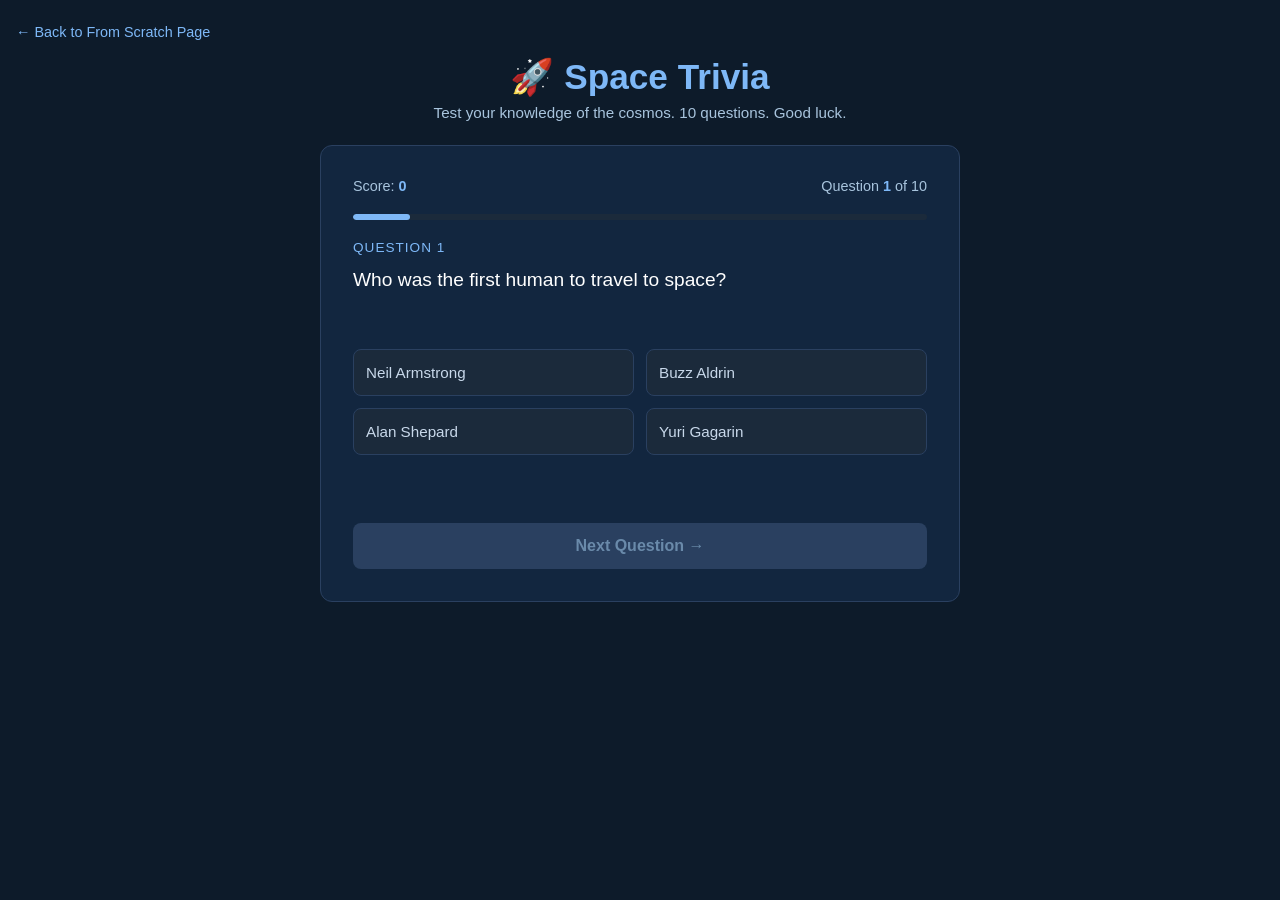
<file: app.html>
<!DOCTYPE html>
<html lang="en">
<head>
  <meta charset="UTF-8" />
  <meta name="viewport" content="width=device-width, initial-scale=1.0" />
  <title>Space Trivia</title>
  <style>
    * { box-sizing: border-box; margin: 0; padding: 0; }

    body {
      background-color: #0d1b2a;
      color: #e0e6f0;
      font-family: 'Arial', sans-serif;
      min-height: 100vh;
      display: flex;
      flex-direction: column;
      align-items: center;
      justify-content: flex-start;
      padding: 24px 16px;
    }

    header {
      text-align: center;
      margin-bottom: 24px;
    }

    header h1 {
      font-size: 2.2rem;
      color: #7eb8f7;
      margin-bottom: 6px;
    }

    header p {
      color: #a8c4dd;
      font-size: 0.95rem;
    }

    #back-link {
      align-self: flex-start;
      color: #7eb8f7;
      text-decoration: none;
      font-size: 0.9rem;
      margin-bottom: 16px;
    }

    #back-link:hover { text-decoration: underline; }

    #game-container {
      background: #12263f;
      border: 1px solid #2a4060;
      border-radius: 12px;
      padding: 32px;
      max-width: 640px;
      width: 100%;
    }

    #score-bar {
      display: flex;
      justify-content: space-between;
      font-size: 0.9rem;
      color: #a8c4dd;
      margin-bottom: 20px;
    }

    #score-bar span { font-weight: bold; color: #7eb8f7; }

    #question-number {
      font-size: 0.85rem;
      color: #7eb8f7;
      text-transform: uppercase;
      letter-spacing: 1px;
      margin-bottom: 10px;
    }

    #question-text {
      font-size: 1.2rem;
      color: #ffffff;
      line-height: 1.6;
      margin-bottom: 24px;
      min-height: 60px;
    }

    #options-grid {
      display: grid;
      grid-template-columns: 1fr 1fr;
      gap: 12px;
      margin-bottom: 24px;
    }

    .option-btn {
      background: #1b2a3b;
      border: 1px solid #2a4060;
      border-radius: 8px;
      color: #c8d8ea;
      cursor: pointer;
      font-size: 0.95rem;
      padding: 14px 12px;
      text-align: left;
      transition: background 0.15s, border-color 0.15s;
    }

    .option-btn:hover:not(:disabled) {
      background: #22384f;
      border-color: #7eb8f7;
      color: #ffffff;
    }

    .option-btn.correct {
      background: #143d2e;
      border-color: #4caf87;
      color: #4caf87;
    }

    .option-btn.wrong {
      background: #3d1414;
      border-color: #c0504a;
      color: #c0504a;
    }

    .option-btn:disabled { cursor: default; }

    #feedback {
      min-height: 28px;
      font-size: 1rem;
      font-weight: bold;
      text-align: center;
      margin-bottom: 16px;
      color: #ffffff;
    }

    #next-btn {
      display: block;
      width: 100%;
      background: #7eb8f7;
      border: none;
      border-radius: 8px;
      color: #0d1b2a;
      cursor: pointer;
      font-size: 1rem;
      font-weight: bold;
      padding: 14px;
      transition: background 0.15s;
    }

    #next-btn:hover { background: #aed0fa; }
    #next-btn:disabled { background: #2a4060; color: #6a8aaa; cursor: default; }

    #results-screen {
      display: none;
      text-align: center;
    }

    #results-screen h2 {
      font-size: 1.8rem;
      color: #7eb8f7;
      margin-bottom: 12px;
    }

    #final-score {
      font-size: 3rem;
      font-weight: bold;
      color: #ffffff;
      margin: 16px 0;
    }

    #result-message {
      color: #a8c4dd;
      margin-bottom: 28px;
      font-size: 1rem;
    }

    #restart-btn {
      background: #7eb8f7;
      border: none;
      border-radius: 8px;
      color: #0d1b2a;
      cursor: pointer;
      font-size: 1rem;
      font-weight: bold;
      padding: 14px 40px;
    }

    #restart-btn:hover { background: #aed0fa; }

    #progress-bar-wrap {
      background: #1b2a3b;
      border-radius: 4px;
      height: 6px;
      margin-bottom: 20px;
      overflow: hidden;
    }

    #progress-bar {
      background: #7eb8f7;
      height: 100%;
      border-radius: 4px;
      transition: width 0.3s;
    }
  </style>
</head>
<body>

  <a href="fromscratch.html" id="back-link">← Back to From Scratch Page</a>

  <header>
    <h1>🚀 Space Trivia</h1>
    <p>Test your knowledge of the cosmos. 10 questions. Good luck.</p>
  </header>

  <div id="game-container">

    <!-- Quiz screen -->
    <div id="quiz-screen">
      <div id="score-bar">
        <div>Score: <span id="current-score">0</span></div>
        <div>Question <span id="q-counter">1</span> of 10</div>
      </div>
      <div id="progress-bar-wrap">
        <div id="progress-bar" style="width: 10%;"></div>
      </div>
      <div id="question-number">Question 1</div>
      <div id="question-text">Loading question...</div>
      <div id="options-grid">
        <button class="option-btn" id="opt0"></button>
        <button class="option-btn" id="opt1"></button>
        <button class="option-btn" id="opt2"></button>
        <button class="option-btn" id="opt3"></button>
      </div>
      <div id="feedback"></div>
      <button id="next-btn" disabled>Next Question →</button>
    </div>

    <!-- Results screen -->
    <div id="results-screen">
      <h2>Game Over!</h2>
      <div id="final-score"></div>
      <div id="result-message"></div>
      <button id="restart-btn" onclick="startGame()">Play Again</button>
    </div>

  </div>

  <script>
    const questions = [
      {
        q: "What is the largest planet in our solar system?",
        options: ["Saturn", "Jupiter", "Neptune", "Uranus"],
        answer: 1
      },
      {
        q: "How long does it take light from the Sun to reach Earth?",
        options: ["8 seconds", "8 minutes", "8 hours", "8 days"],
        answer: 1
      },
      {
        q: "Which space agency landed humans on the Moon first?",
        options: ["ESA", "Roscosmos", "NASA", "JAXA"],
        answer: 2
      },
      {
        q: "What is the name of the first artificial satellite launched into space?",
        options: ["Explorer 1", "Vostok 1", "Sputnik 1", "Luna 1"],
        answer: 2
      },
      {
        q: "Which planet is known as the Red Planet?",
        options: ["Venus", "Mars", "Mercury", "Pluto"],
        answer: 1
      },
      {
        q: "What is the approximate age of the universe?",
        options: ["4.5 billion years", "10 billion years", "13.8 billion years", "20 billion years"],
        answer: 2
      },
      {
        q: "Who was the first human to travel to space?",
        options: ["Neil Armstrong", "Buzz Aldrin", "Alan Shepard", "Yuri Gagarin"],
        answer: 3
      },
      {
        q: "What is the name of the galaxy that contains our solar system?",
        options: ["Andromeda", "Triangulum", "The Milky Way", "Centaurus A"],
        answer: 2
      },
      {
        q: "Which planet has the most moons?",
        options: ["Jupiter", "Saturn", "Uranus", "Neptune"],
        answer: 1
      },
      {
        q: "What force keeps planets in orbit around the Sun?",
        options: ["Magnetism", "Nuclear force", "Gravity", "Friction"],
        answer: 2
      }
    ];

    let currentQ = 0;
    let score = 0;
    let answered = false;
    let shuffled = [];

    function shuffle(arr) {
      return [...arr].sort(() => Math.random() - 0.5);
    }

    function startGame() {
      currentQ = 0;
      score = 0;
      answered = false;
      shuffled = shuffle(questions);
      document.getElementById('results-screen').style.display = 'none';
      document.getElementById('quiz-screen').style.display = 'block';
      loadQuestion();
    }

    function loadQuestion() {
      const q = shuffled[currentQ];
      answered = false;

      document.getElementById('question-number').textContent = 'Question ' + (currentQ + 1);
      document.getElementById('question-text').textContent = q.q;
      document.getElementById('q-counter').textContent = currentQ + 1;
      document.getElementById('current-score').textContent = score;
      document.getElementById('feedback').textContent = '';
      document.getElementById('next-btn').disabled = true;
      document.getElementById('progress-bar').style.width = ((currentQ + 1) / 10 * 100) + '%';

      const opts = document.querySelectorAll('.option-btn');
      opts.forEach((btn, i) => {
        btn.textContent = q.options[i];
        btn.className = 'option-btn';
        btn.disabled = false;
        btn.onclick = () => selectAnswer(i);
      });
    }

    function selectAnswer(index) {
      if (answered) return;
      answered = true;

      const q = shuffled[currentQ];
      const opts = document.querySelectorAll('.option-btn');
      opts.forEach(btn => btn.disabled = true);

      if (index === q.answer) {
        score++;
        opts[index].classList.add('correct');
        document.getElementById('feedback').textContent = '✓ Correct!';
        document.getElementById('feedback').style.color = '#4caf87';
      } else {
        opts[index].classList.add('wrong');
        opts[q.answer].classList.add('correct');
        document.getElementById('feedback').textContent = '✗ Wrong — the answer was: ' + q.options[q.answer];
        document.getElementById('feedback').style.color = '#c0504a';
      }

      document.getElementById('current-score').textContent = score;
      document.getElementById('next-btn').disabled = false;

      if (currentQ === 9) {
        document.getElementById('next-btn').textContent = 'See Results';
      }
    }

    document.getElementById('next-btn').addEventListener('click', () => {
      currentQ++;
      if (currentQ >= 10) {
        showResults();
      } else {
        document.getElementById('next-btn').textContent = 'Next Question →';
        loadQuestion();
      }
    });

    function showResults() {
      document.getElementById('quiz-screen').style.display = 'none';
      document.getElementById('results-screen').style.display = 'block';
      document.getElementById('final-score').textContent = score + ' / 10';

      let msg = '';
      if (score === 10) msg = 'Perfect score! You are a space genius.';
      else if (score >= 7) msg = 'Great job! You really know your cosmos.';
      else if (score >= 4) msg = 'Not bad! A bit more stargazing and you\'ll ace it.';
      else msg = 'Keep exploring — the universe has more to teach you!';

      document.getElementById('result-message').textContent = msg;
    }

    startGame();
  </script>

</body>
</html>
</file>
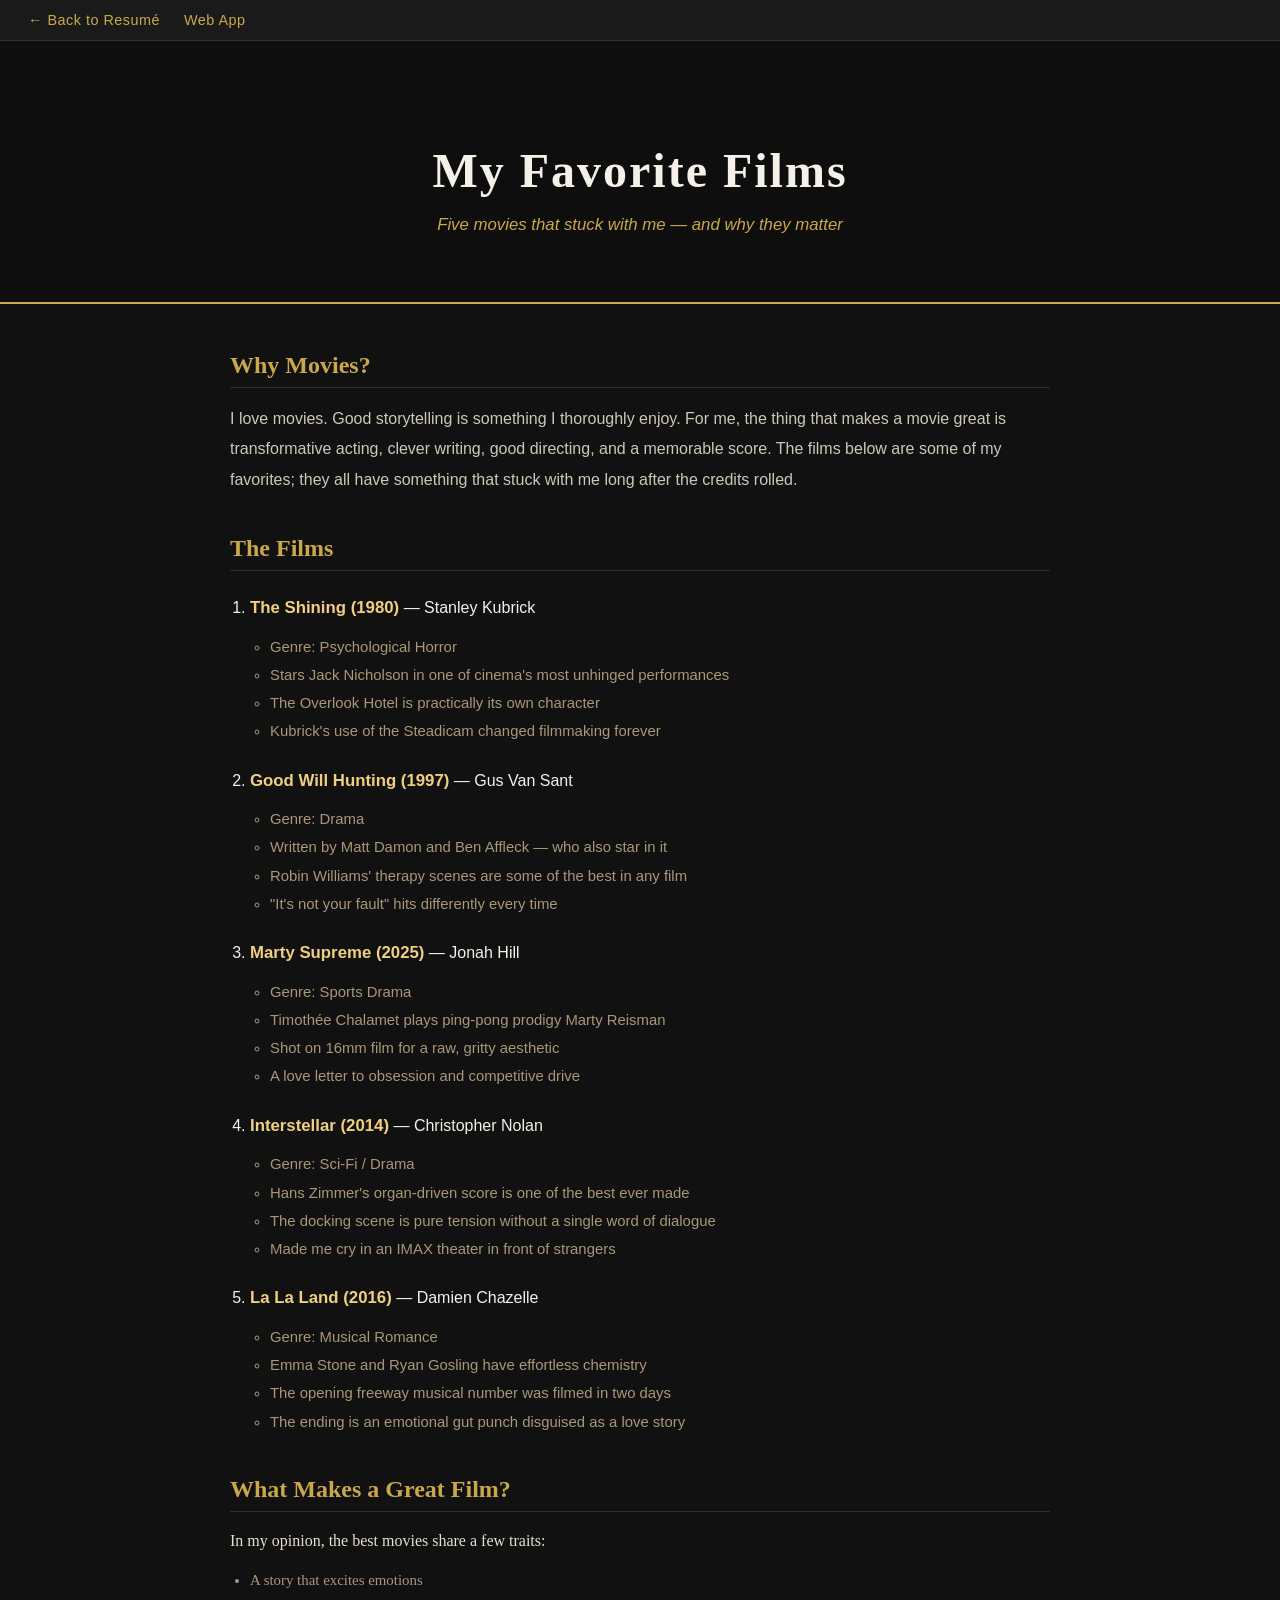
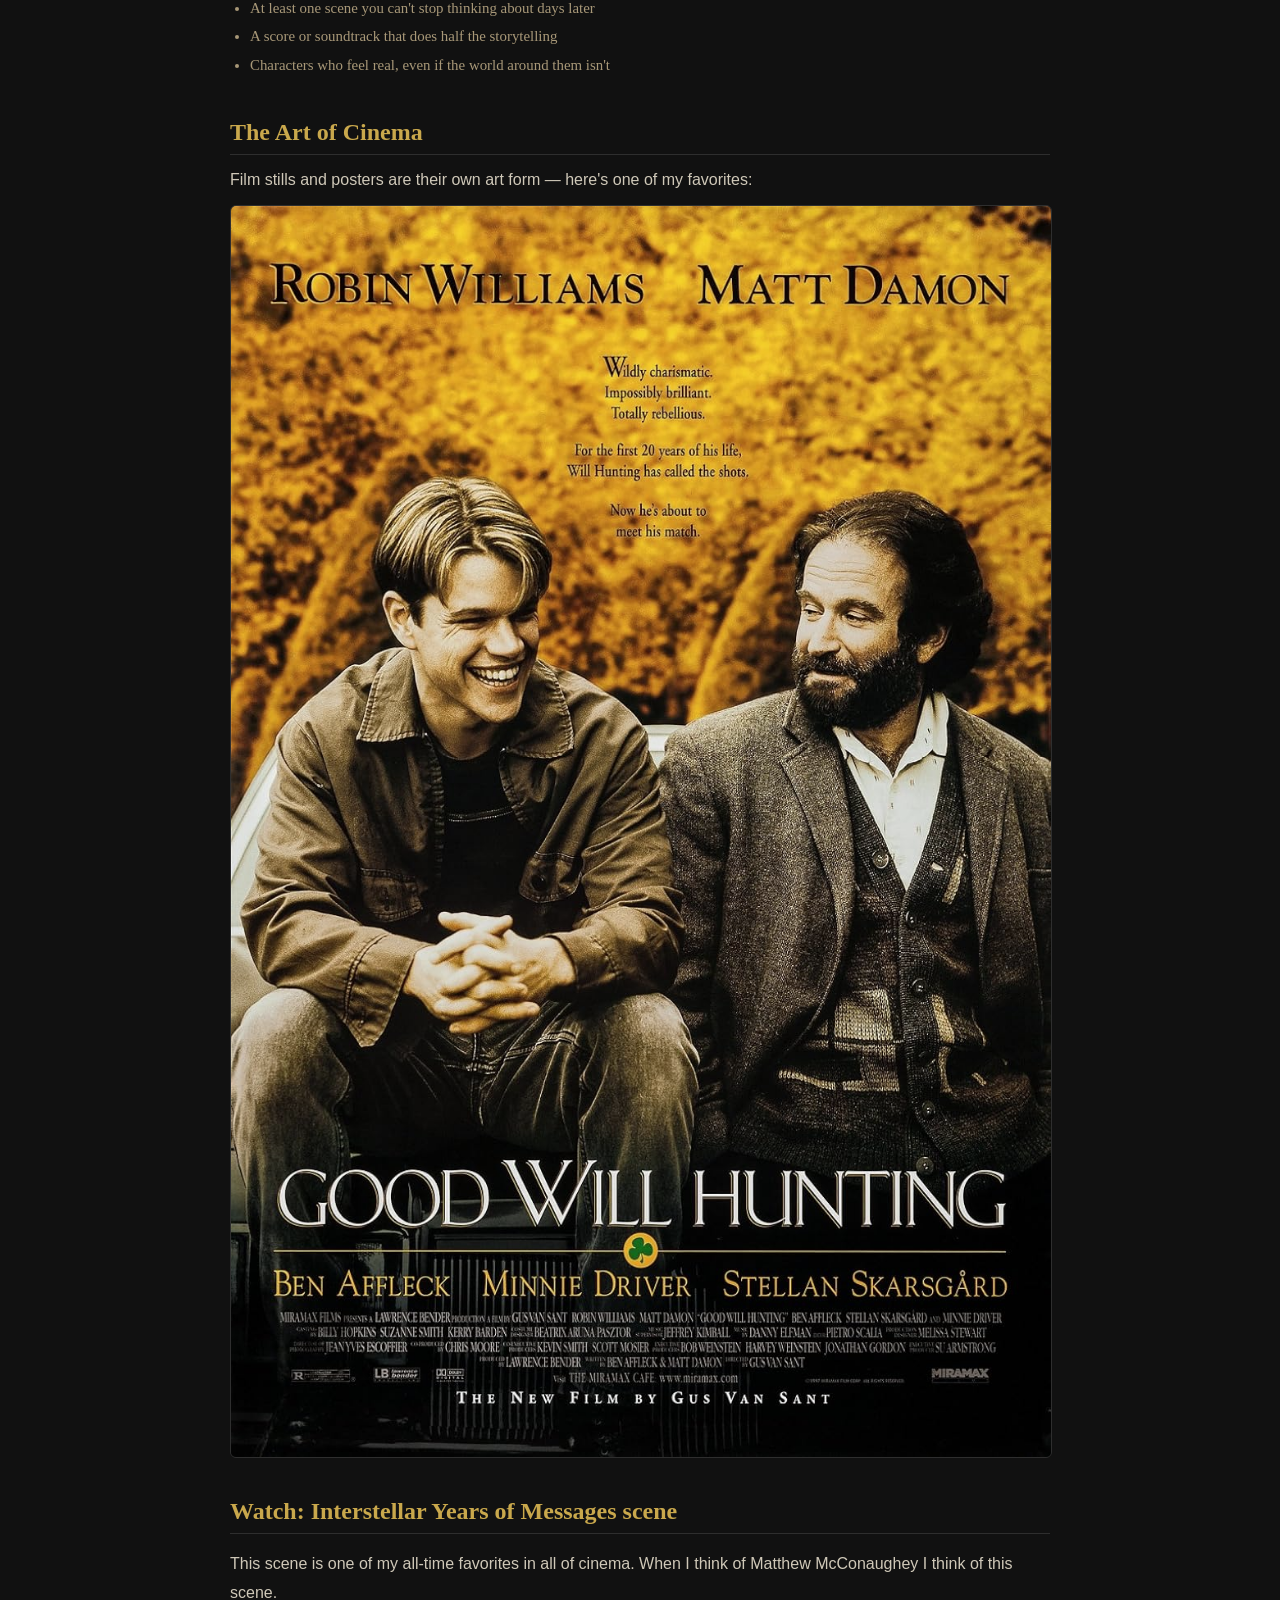
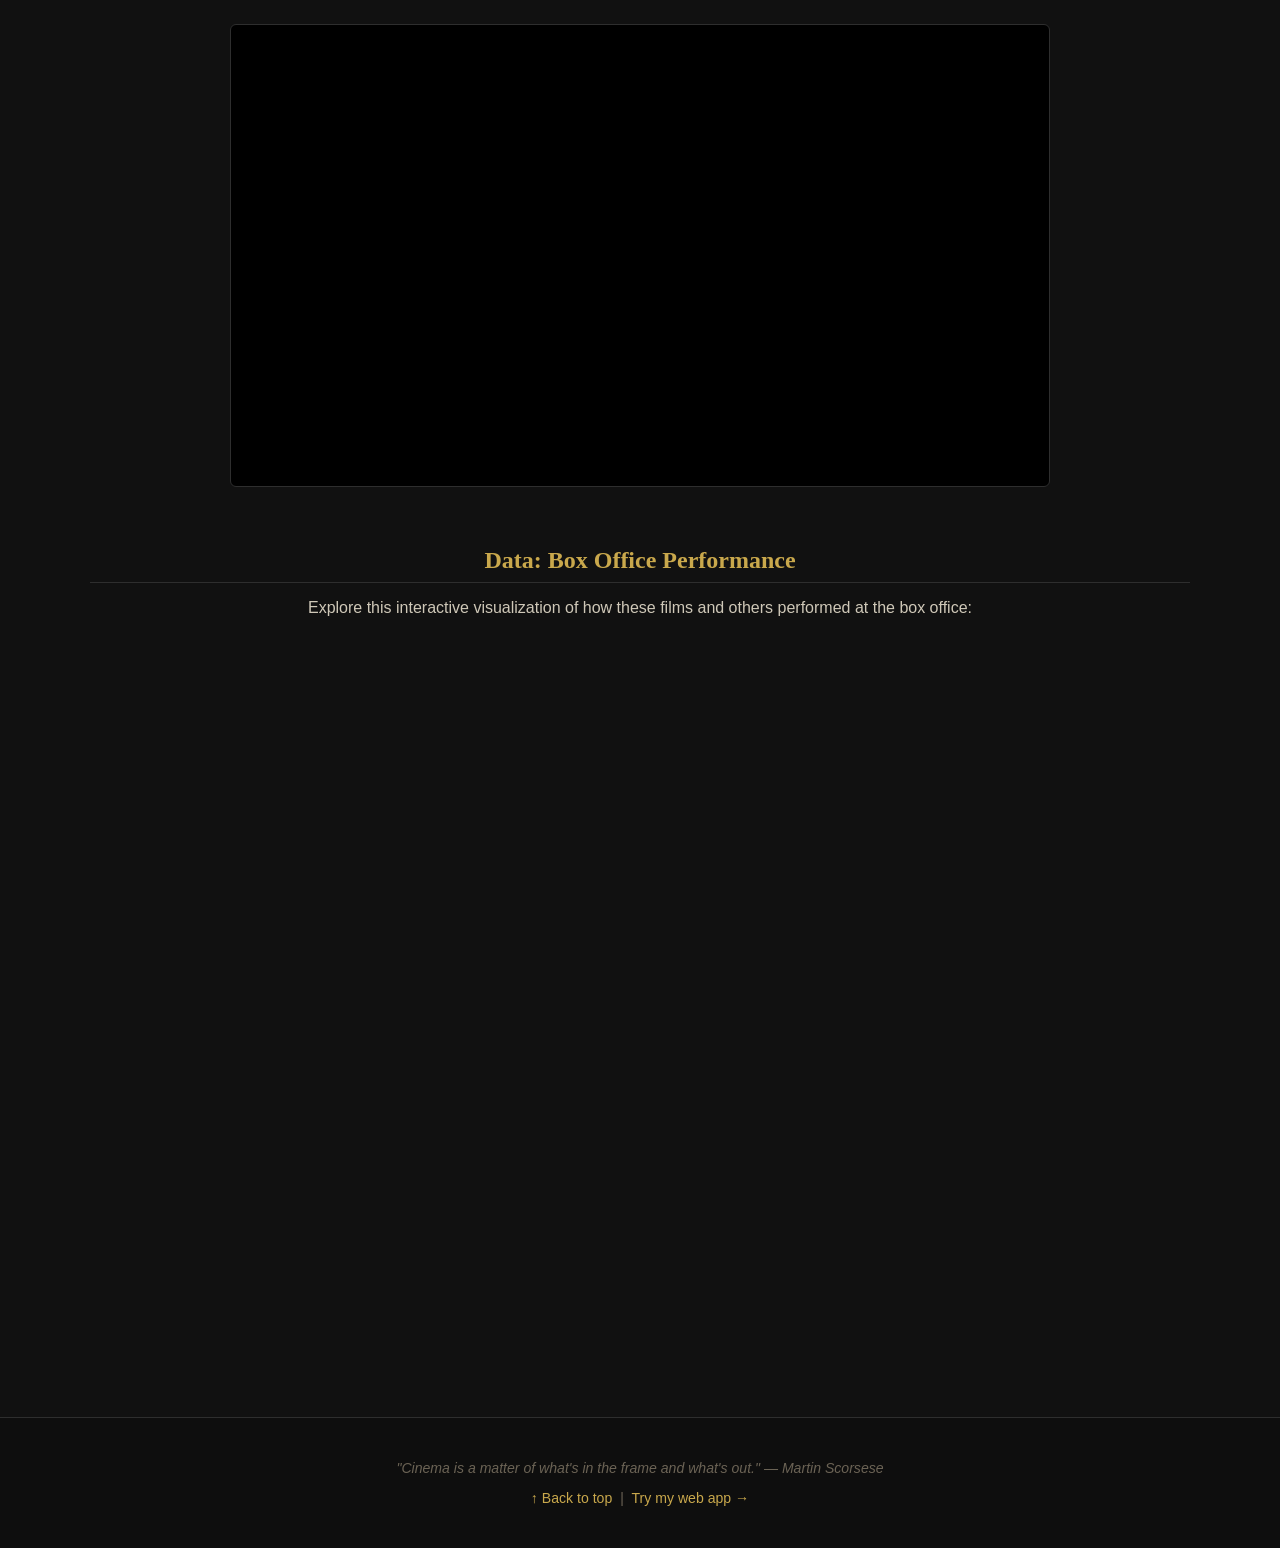
<file: fromscratch.html>
<!DOCTYPE html>
<html lang="en">
<head>
  <meta charset="UTF-8" />
  <meta name="viewport" content="width=device-width, initial-scale=1.0" />
  <title>My Favorite Movies</title>
   <link href="css/Cstyles.css" rel="stylesheet" />
</head>
<body>

  <!-- Navigation -->
  <nav id="topnav">
    <a href="index.html">← Back to Resumé</a>
    <a href="app.html">Web App</a>
  </nav>

  <!-- On-page anchor target -->
  <a name="top"></a>

  <!-- HEADER -->
  <div id="header">
    <h1>My Favorite Films</h1>
    <p class="subtitle">Five movies that stuck with me — and why they matter</p>
  </div>

  <!-- INTRO -->
  <div id="intro">
    <h2>Why Movies?</h2>
    <p>
      I love movies. Good storytelling is something I thoroughly enjoy. For me, the thing that makes a movie great is transformative acting,
      clever writing, good directing, and a memorable score. The films below are some of my favorites; they all have something that stuck
      with me long after the credits rolled.
    </p>
  </div>

  <!-- MOVIES SECTION: ordered list of films, each with unordered list of details -->
  <div id="content-section">
    <h2>The Films</h2>
    <ol>
      <li>
        <strong>The Shining (1980)</strong> — Stanley Kubrick
        <ul>
          <li>Genre: Psychological Horror</li>
          <li>Stars Jack Nicholson in one of cinema's most unhinged performances</li>
          <li>The Overlook Hotel is practically its own character</li>
          <li>Kubrick's use of the Steadicam changed filmmaking forever</li>
        </ul>
      </li>
      <li>
        <strong>Good Will Hunting (1997)</strong> — Gus Van Sant
        <ul>
          <li>Genre: Drama</li>
          <li>Written by Matt Damon and Ben Affleck — who also star in it</li>
          <li>Robin Williams' therapy scenes are some of the best in any film</li>
          <li>"It's not your fault" hits differently every time</li>
        </ul>
      </li>
      <li>
        <strong>Marty Supreme (2025)</strong> — Jonah Hill
        <ul>
          <li>Genre: Sports Drama</li>
          <li>Timothée Chalamet plays ping-pong prodigy Marty Reisman</li>
          <li>Shot on 16mm film for a raw, gritty aesthetic</li>
          <li>A love letter to obsession and competitive drive</li>
        </ul>
      </li>
      <li>
        <strong>Interstellar (2014)</strong> — Christopher Nolan
        <ul>
          <li>Genre: Sci-Fi / Drama</li>
          <li>Hans Zimmer's organ-driven score is one of the best ever made</li>
          <li>The docking scene is pure tension without a single word of dialogue</li>
          <li>Made me cry in an IMAX theater in front of strangers</li>
        </ul>
      </li>
      <li>
        <strong>La La Land (2016)</strong> — Damien Chazelle
        <ul>
          <li>Genre: Musical Romance</li>
          <li>Emma Stone and Ryan Gosling have effortless chemistry</li>
          <li>The opening freeway musical number was filmed in two days</li>
          <li>The ending is an emotional gut punch disguised as a love story</li>
        </ul>
      </li>
    </ol>

    <h2>What Makes a Great Film?</h2>
    <p>In my opinion, the best movies share a few traits:</p>
    <ul>
      <li>A story that excites emotions</li>
      <li>At least one scene you can't stop thinking about days later</li>
      <li>A score or soundtrack that does half the storytelling</li>
      <li>Characters who feel real, even if the world around them isn't</li>
    </ul>
  </div>

  <!-- IMAGE -->
  <div id="image-section">
    <h2>The Art of Cinema</h2>
    <p>Film stills and posters are their own art form — here's one of my favorites:</p>
    <img
      src="assets/img/GoodWillHunting.jpg"
      alt="Classic cinema photograph"
    />
  </div>

  <!-- YOUTUBE VIDEO -->
  <div id="video-section">
    <h2>Watch: Interstellar Years of Messages scene</h2>
    <p>
      This scene is one of my all-time favorites in all of cinema. When I think of Matthew McConaughey I think of this scene.
    </p>
    <div class="video-wrapper">
      <!-- Interstellar docking scene — swap VIDEO_ID for any YouTube ID you prefer -->
   <iframe width="560" height="315" 
     src="https://www.youtube.com/embed/MoLkabPK3YU?si=RcNXKjtfReXQzkDO" 
     title="YouTube video player" 
     frameborder="0" 
     allow="accelerometer; autoplay; clipboard-write; encrypted-media; gyroscope; picture-in-picture; web-share" 
     referrerpolicy="strict-origin-when-cross-origin" allowfullscreen>
     
     </iframe>
    </div>
  </div>

 <!-- TABLEAU -->
<div id="tableau-section" style="max-width: 1100px; margin: 60px auto; padding: 0 16px;">

  <h2 style="text-align: center;">Data: Box Office Performance</h2>

  <p style="text-align: center; margin-bottom: 25px;">
    Explore this interactive visualization of how these films and others performed at the box office:
  </p>

  <div class="tableauWrapper" style="position: relative; width: 100%; height: 0; padding-bottom: 65%;">

    <div id="viz1776373972698" style="position: absolute; top: 0; left: 0; width: 100%; height: 100%;">

      <object class="tableauViz" style="width: 100%; height: 100%; display: block;">

        <param name="host_url" value="https%3A%2F%2Fpublic.tableau.com%2F" />
        <param name="embed_code_version" value="3" />
        <param name="site_root" value="" />
        <param name="name" value="IMDbrating-Top1000movies/Dashboard1" />
        <param name="tabs" value="no" />
        <param name="toolbar" value="yes" />
        <param name="static_image" value="https://public.tableau.com/static/images/IM/IMDbrating-Top1000movies/Dashboard1/1.png" />
        <param name="animate_transition" value="yes" />
        <param name="display_static_image" value="yes" />
        <param name="display_spinner" value="yes" />
        <param name="display_overlay" value="yes" />
        <param name="display_count" value="yes" />
        <param name="language" value="en-US" />

      </object>

    </div>
  </div>
</div>

<script type="text/javascript">
  var divElement = document.getElementById("viz1776373972698");
  var vizElement = divElement.getElementsByTagName("object")[0];

  vizElement.style.width = "100%";
  vizElement.style.height = "100%";

  var scriptElement = document.createElement("script");
  scriptElement.src = "https://public.tableau.com/javascripts/api/viz_v1.js";
  vizElement.parentNode.insertBefore(scriptElement, vizElement);
</script>

  <!-- FOOTER -->
  <div id="footer">
    <p>"Cinema is a matter of what's in the frame and what's out." — Martin Scorsese</p>
    <p style="margin-top: 10px;">
      <a href="#top">↑ Back to top</a> &nbsp;|&nbsp;
      <a href="app.html">Try my web app →</a>
    </p>
  </div>

</body>
</html>
</file>
<file: css/Cstyles.css>
/* ============================================
   style.css — My Favorite Movies scratch page
   ============================================ */

/* 1. BODY — dark cinema background + base font */
body {
  background-color: #111111;
  color: #e8e0d0;
  font-family: 'Georgia', serif;
  margin: 0;
  padding: 0;
}

/* 2. TOP NAVIGATION */
#topnav {
  background-color: #1a1a1a;
  border-bottom: 1px solid #333;
  padding: 12px 28px;
  display: flex;
  gap: 24px;
}

#topnav a {
  color: #c9a84c;
  font-family: 'Arial', sans-serif;
  font-size: 0.9rem;
  text-decoration: none;
  letter-spacing: 0.5px;
}

#topnav a:hover {
  color: #f0d080;
  text-decoration: underline;
}

/* 3. HEADER DIV */
#header {
  background-color: #0e0e0e;
  text-align: center;
  padding: 70px 20px 50px;
  border-bottom: 2px solid #c9a84c;
}

#header h1 {
  font-family: 'Georgia', serif;
  font-size: 3rem;
  color: #f5f0e8;
  letter-spacing: 2px;
  margin-bottom: 12px;
}

#header .subtitle {
  font-family: 'Arial', sans-serif;
  font-size: 1.05rem;
  color: #c9a84c;
  font-style: italic;
}

/* 4. INTRO DIV */
#intro {
  max-width: 820px;
  margin: 48px auto 0;
  padding: 0 28px;
}

#intro h2 {
  font-family: 'Georgia', serif;
  font-size: 1.5rem;
  color: #c9a84c;
  border-bottom: 1px solid #2e2e2e;
  padding-bottom: 8px;
  margin-bottom: 16px;
}

#intro p {
  font-family: 'Arial', sans-serif;
  font-size: 1rem;
  line-height: 1.9;
  color: #cfc8b8;
}

/* 5. CONTENT SECTION DIV */
#content-section {
  max-width: 820px;
  margin: 40px auto;
  padding: 0 28px;
}

#content-section h2 {
  font-family: 'Georgia', serif;
  font-size: 1.5rem;
  color: #c9a84c;
  border-bottom: 1px solid #2e2e2e;
  padding-bottom: 8px;
  margin-bottom: 20px;
  margin-top: 40px;
}

#content-section ol {
  font-family: 'Arial', sans-serif;
  font-size: 1rem;
  color: #e8e0d0;
  padding-left: 20px;
  line-height: 2;
}

#content-section ol > li {
  margin-bottom: 18px;
  color: #f5f0e8;
}

#content-section ol > li strong {
  color: #f0d080;
  font-size: 1.05rem;
}

#content-section ul {
  color: #a89878;
  font-weight: normal;
  margin-top: 8px;
  padding-left: 20px;
}

#content-section ul li {
  font-size: 0.93rem;
  line-height: 1.9;
}

/* 6. IMAGE SECTION DIV */
#image-section {
  max-width: 820px;
  margin: 0 auto 40px;
  padding: 0 28px;
}

#image-section h2 {
  font-family: 'Georgia', serif;
  font-size: 1.5rem;
  color: #c9a84c;
  border-bottom: 1px solid #2e2e2e;
  padding-bottom: 8px;
  margin-bottom: 16px;
}

#image-section p {
  font-family: 'Arial', sans-serif;
  color: #cfc8b8;
  margin-bottom: 16px;
}

#image-section img {
  width: 100%;
  max-width: 820px;
  display: block;
  margin: 0 auto 10px;
  border-radius: 6px;
  border: 1px solid #2e2e2e;
  filter: grayscale(20%);
}

p.img-caption {
  font-family: 'Arial', sans-serif;
  font-size: 0.82rem;
  color: #6b6355;
  text-align: center;
  font-style: italic;
}

/* 7. VIDEO SECTION DIV */
#video-section {
  max-width: 820px;
  margin: 0 auto 40px;
  padding: 0 28px;
}

#video-section h2 {
  font-family: 'Georgia', serif;
  font-size: 1.5rem;
  color: #c9a84c;
  border-bottom: 1px solid #2e2e2e;
  padding-bottom: 8px;
  margin-bottom: 16px;
}

#video-section p {
  font-family: 'Arial', sans-serif;
  color: #cfc8b8;
  margin-bottom: 16px;
  line-height: 1.8;
}

.video-wrapper {
  position: relative;
  padding-bottom: 56.25%;
  height: 0;
  overflow: hidden;
  border-radius: 6px;
  border: 1px solid #2e2e2e;
  background: #000;
}

.video-wrapper iframe {
  position: absolute;
  top: 0; left: 0;
  width: 100%;
  height: 100%;
}

/* 8. TABLEAU SECTION DIV */
#tableau-section {
  max-width: 820px;
  margin: 0 auto 40px;
  padding: 0 28px;
}

#tableau-section h2 {
  font-family: 'Georgia', serif;
  font-size: 1.5rem;
  color: #c9a84c;
  border-bottom: 1px solid #2e2e2e;
  padding-bottom: 8px;
  margin-bottom: 16px;
}

#tableau-section p {
  font-family: 'Arial', sans-serif;
  color: #cfc8b8;
  margin-bottom: 16px;
}

/* 9. FOOTER DIV */
#footer {
  background-color: #0e0e0e;
  border-top: 1px solid #2e2e2e;
  text-align: center;
  padding: 28px;
  font-family: 'Arial', sans-serif;
  font-size: 0.88rem;
  color: #6b6355;
  font-style: italic;
}

#footer a {
  color: #c9a84c;
  text-decoration: none;
  font-style: normal;
}

#footer a:hover {
  color: #f0d080;
  text-decoration: underline;
}
</file>
